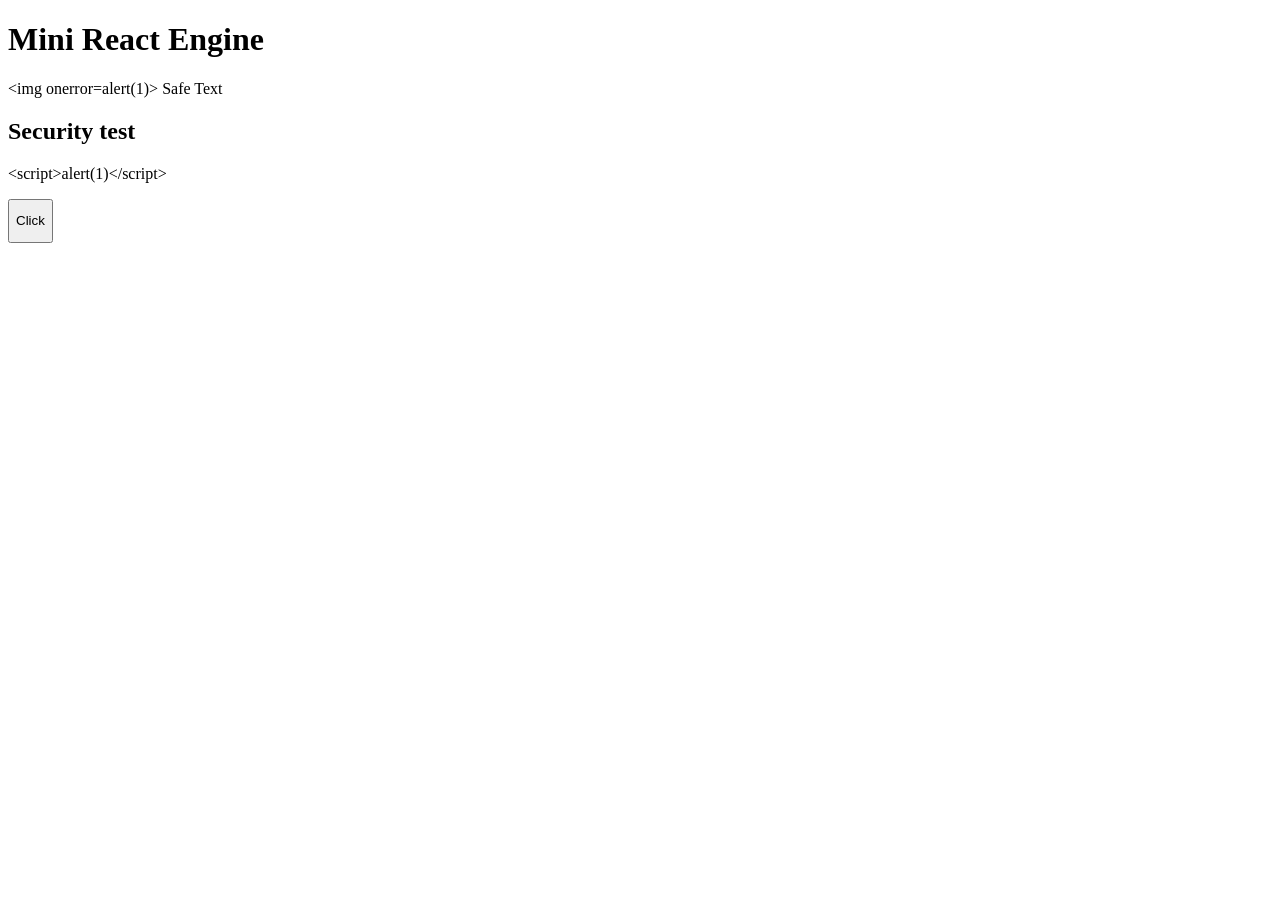
<file: Exercise1/index.html>
<!DOCTYPE html>
<html lang="en">
<head>
    <meta charset="UTF-8">
    <meta name="viewport" content="width=device-width, initial-scale=1.0">
    <title>Mini React Engine</title>
    <script type="module" src="./test-runner.js"></script>
    <style>
    button {
        min-width: 44px;
        min-height: 44px;
    }

</style>
</head>
<body id="app">
</body>
</html>
</file>
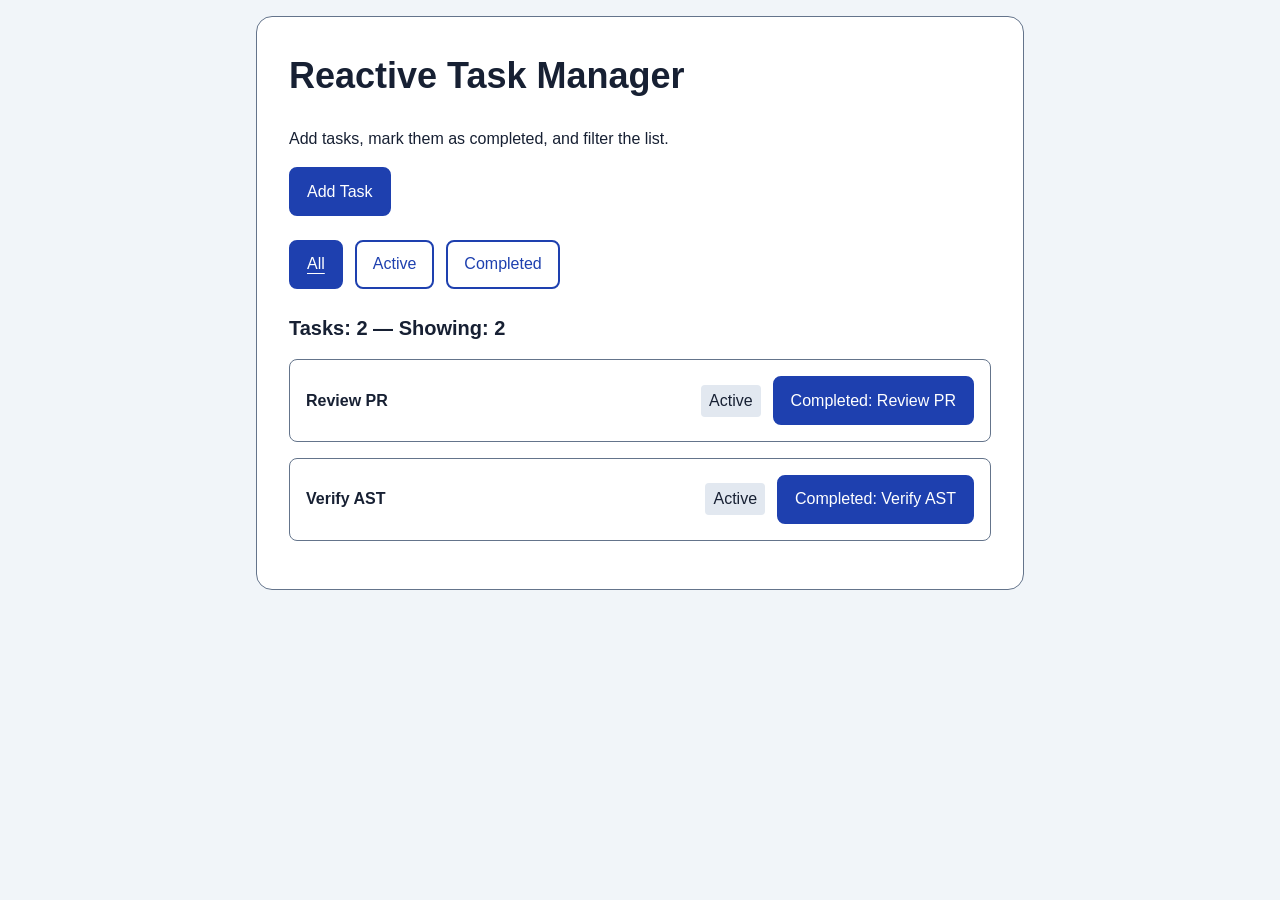
<file: Exercise2/index.html>
<!DOCTYPE html>
<html lang="en">
<head>
    <meta charset="UTF-8">
    <meta name="viewport" content="width=device-width, initial-scale=1.0">
    <title>Reactive Task Manager</title>
    <link rel="stylesheet" href="./style.css">
    <script type="module" src="./app.js"></script>
</head>
<body>
    <div id="app"></div>
    <p id="status" role="status" aria-live="polite" aria-atomic="true"></p>
</body>
</html>
</file>
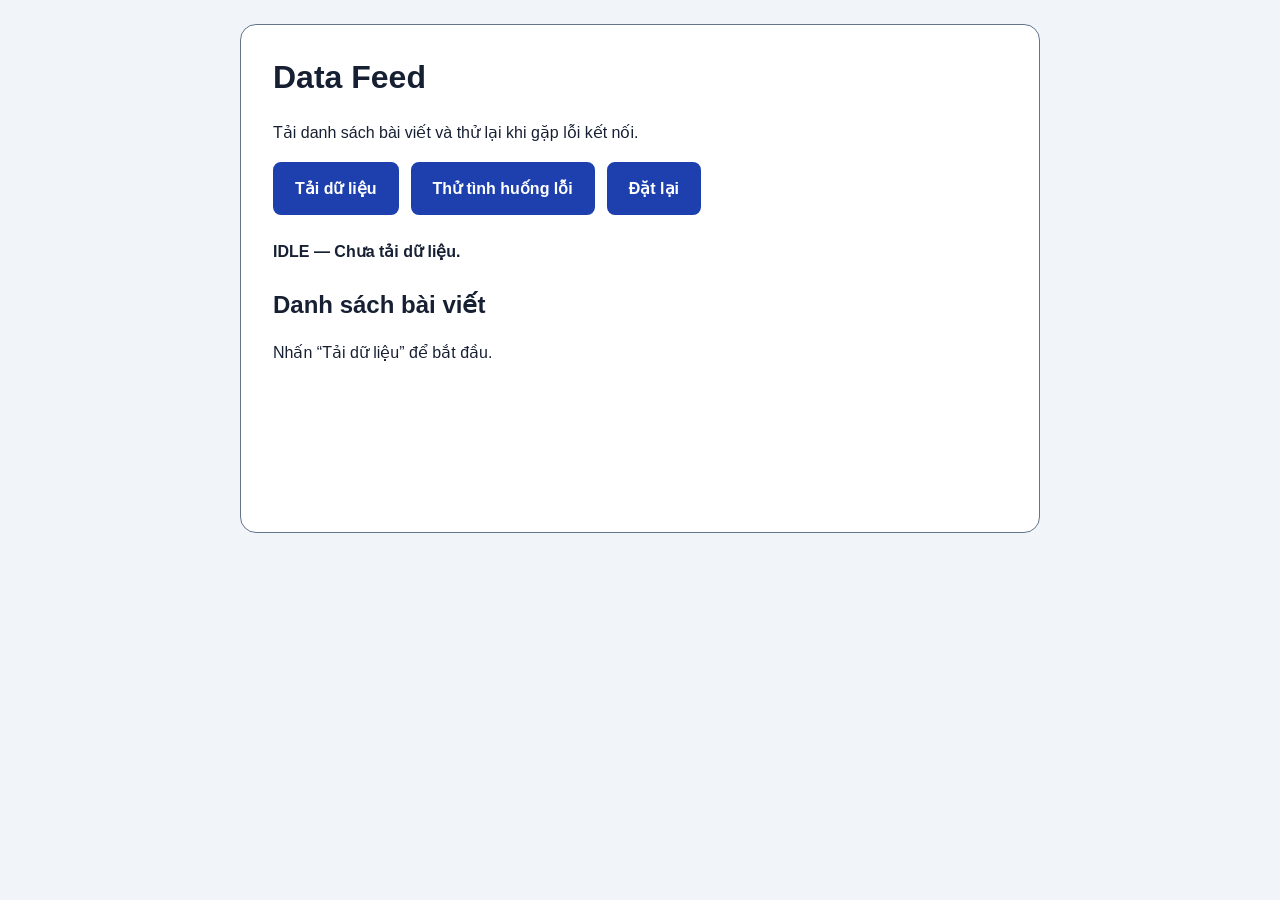
<file: Exercise3/index.html>
<!DOCTYPE html>
<html lang="vi">
<head>
    <meta charset="UTF-8">
    <meta name="viewport" content="width=device-width, initial-scale=1.0">
    <title>Data Feed — Exercise 3</title>
    <link rel="stylesheet" href="./style.css">
    <script src="./app.js" defer></script>
</head>
<body>
    <main>
        <h1>Data Feed</h1>
        <p>Tải danh sách bài viết và thử lại khi gặp lỗi kết nối.</p>

        <div class="controls">
            <button id="load-button" type="button">Tải dữ liệu</button>
            <button id="error-button" type="button">Thử tình huống lỗi</button>
            <button id="reset-button" type="button">Đặt lại</button>
        </div>

        <p id="status-message" role="status" aria-atomic="true">
            Chưa tải dữ liệu.
        </p>

        <section aria-labelledby="feed-title">
            <h2 id="feed-title">Danh sách bài viết</h2>

            <div id="feed-content" aria-busy="false">
                <p>Nhấn “Tải dữ liệu” để bắt đầu.</p>
            </div>
        </section>

        <div id="error-message" role="alert" aria-atomic="true"></div>

        <button id="retry-button" type="button" hidden>
            Retry Connection — Thử lại kết nối
        </button>
    </main>
</body>
</html>
</file>
<file: Exercise2/style.css>
* {
    box-sizing: border-box;
}

html {
    font-family: Arial, sans-serif;
    line-height: 1.5;
    color: #172033;
    background: #f1f5f9;
}

body {
    margin: 0;
    padding: 1rem;
}

.app-container,
#status {
    width: 100%;
    max-width: 48rem;
    margin-inline: auto;
}

.app-container {
    padding: clamp(1rem, 4vw, 2rem);
    background: #ffffff;
    border: 1px solid #64748b;
    border-radius: 1rem;
}

h1 {
    margin-top: 0;
    font-size: clamp(1.75rem, 5vw, 2.25rem);
}

h2 {
    font-size: 1.25rem;
}

h1,
h2,
p,
.task-title,
button {
    overflow-wrap: anywhere;
}

button {
    min-width: 44px;
    min-height: 44px;
    max-width: 100%;
    padding: 0.65rem 1rem;
    font: inherit;
    color: #ffffff;
    background: #1e40af;
    border: 2px solid #1e40af;
    border-radius: 0.5rem;
    cursor: pointer;
}

button:hover {
    background: #172554;
    border-color: #172554;
}

button:focus-visible {
    outline: 3px solid #111827;
    outline-offset: 4px;
}

.filters {
    display: flex;
    flex-wrap: wrap;
    gap: 0.75rem;
    margin-block: 1.5rem;
}

.filters button {
    color: #1e40af;
    background: #ffffff;
}

.filters button:hover {
    background: #dbeafe;
}

.filters button[aria-pressed="true"] {
    color: #ffffff;
    background: #1e40af;
    text-decoration: underline;
    text-underline-offset: 0.25em;
}

.task-list {
    padding: 0;
    list-style: none;
}

.task-item {
    display: flex;
    flex-wrap: wrap;
    align-items: center;
    gap: 0.75rem;
    padding: 1rem;
    margin-block: 1rem;
    border: 1px solid #64748b;
    border-radius: 0.5rem;
}

.task-title {
    flex: 1 1 12rem;
    min-width: 0;
    font-weight: 700;
}

.task-title.completed {
    text-decoration: line-through;
}

.task-state {
    padding: 0.25rem 0.5rem;
    color: #172033;
    background: #e2e8f0;
    border-radius: 0.25rem;
}

.task-item button {
    flex: 0 1 auto;
}

.task-item button[aria-pressed="true"] {
    color: #ffffff;
    background: #166534;
    border-color: #166534;
}

#status {
    padding-inline: 0.5rem;
}
</file>
<file: Exercise3/style.css>
* {
    box-sizing: border-box;
}

body {
    margin: 0;
    padding: 24px;
    font-family: Arial, sans-serif;
    font-size: 1rem;
    line-height: 1.6;
    color: #172033;
    background: #f1f5f9;
}

main {
    max-width: 800px;
    margin: 0 auto;
    padding: 32px;
    background: #ffffff;
    border: 1px solid #64748b;
    border-radius: 16px;
}

h1,
h2,
h3 {
    line-height: 1.3;
}

h1 {
    margin-top: 0;
}

.controls {
    display: flex;
    flex-wrap: wrap;
    gap: 12px;
}

button {
    min-width: 44px;
    min-height: 44px;
    max-width: 100%;
    padding: 12px 20px;
    border: 2px solid #1e40af;
    border-radius: 8px;
    font: inherit;
    font-weight: 700;
    color: #ffffff;
    background: #1e40af;
    cursor: pointer;
    overflow-wrap: anywhere;
}

button:hover {
    background: #1e3a8a;
    border-color: #1e3a8a;
}

button:focus-visible {
    outline: 3px solid #111827;
    outline-offset: 4px;
}

button[aria-disabled="true"] {
    cursor: wait;
}

[hidden] {
    display: none !important;
}

#status-message {
    margin-block: 24px;
    font-weight: 700;
}

#feed-content {
    min-height: 160px;
}

.feed-list {
    display: grid;
    gap: 16px;
    padding: 0;
    list-style: none;
}

.card,
.skeleton-card {
    padding: 20px;
    border: 1px solid #64748b;
    border-radius: 10px;
    overflow-wrap: anywhere;
}

.card h3 {
    margin-top: 0;
}

.card p {
    margin-bottom: 0;
}

.skeleton-list {
    display: grid;
    gap: 16px;
}

.skeleton-line {
    height: 16px;
    margin-block: 12px;
    border-radius: 4px;
    background: #cbd5e1;
    animation: pulse 1.2s ease-in-out infinite;
}

.skeleton-title {
    width: 65%;
    height: 24px;
}

.skeleton-short {
    width: 80%;
}

#error-message:not(:empty) {
    margin-block: 20px;
    padding: 16px;
    border: 2px solid #991b1b;
    border-radius: 8px;
    color: #7f1d1d;
    background: #fef2f2;
}

@keyframes pulse {
    0%,
    100% {
        opacity: 1;
    }

    50% {
        opacity: 0.5;
    }
}

@media (prefers-reduced-motion: reduce) {
    .skeleton-line {
        animation: none;
    }
}

@media (max-width: 480px) {
    body {
        padding: 12px;
    }

    main {
        padding: 20px;
    }

    .controls {
        flex-direction: column;
    }

    button {
        width: 100%;
    }
}
</file>
